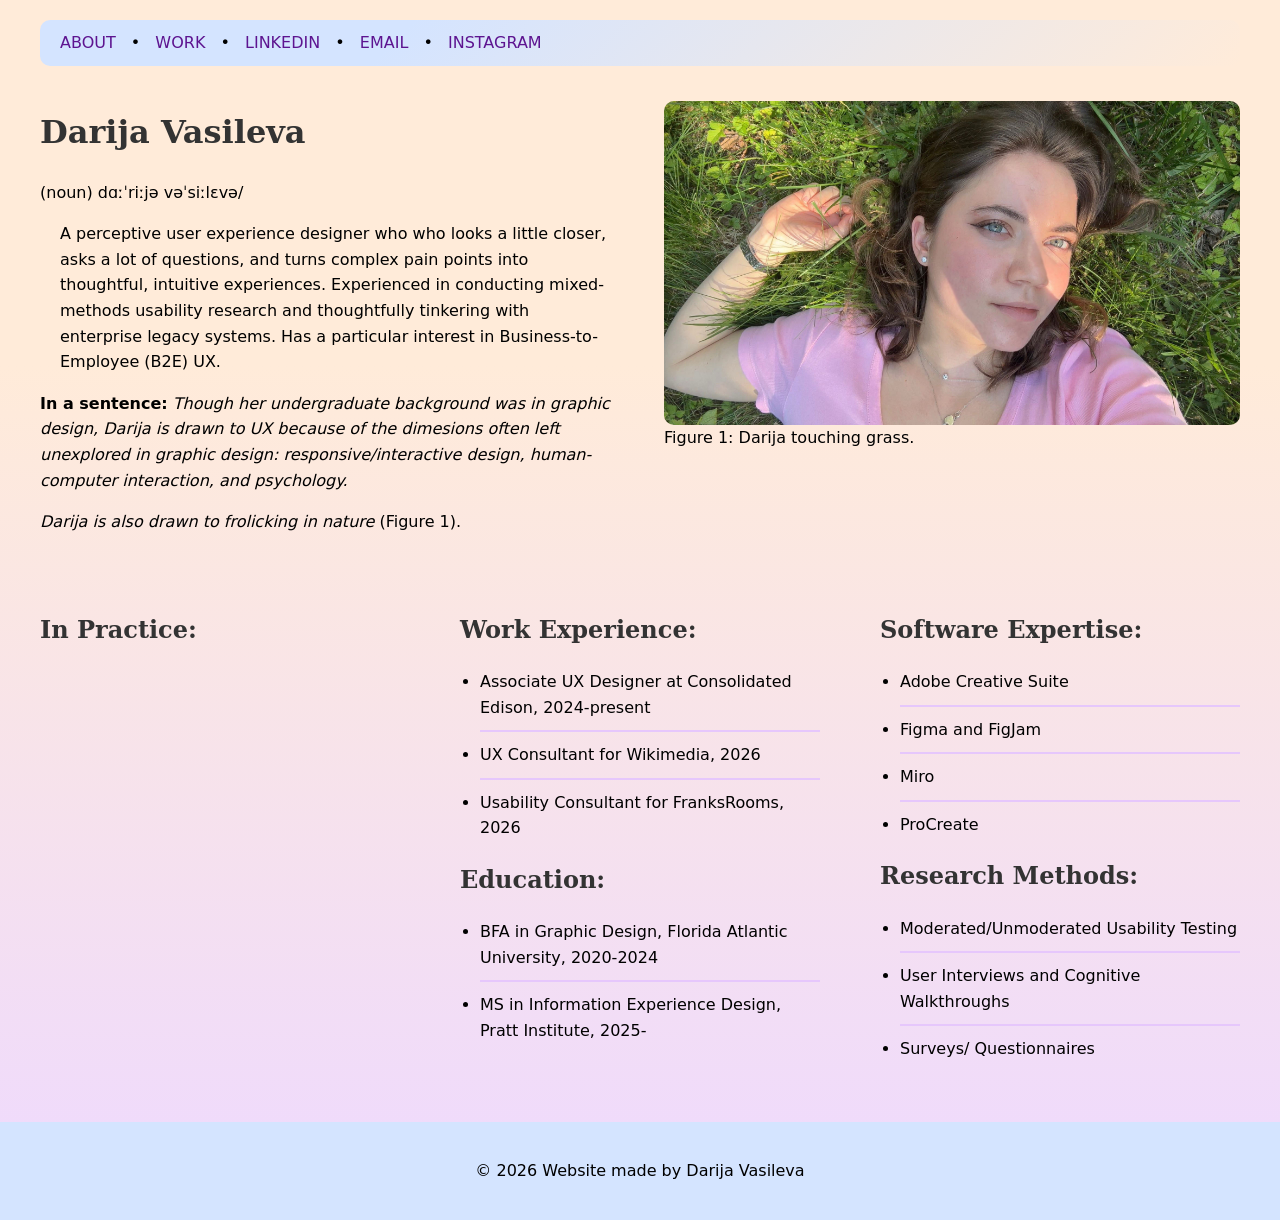
<file: index.html>
<!DOCTYPE html>

<!--Commenting in your code does wonders-->
<html lang="en">
<head>
     <!--These are elements that help you style the page-->
    <meta charset="UTF-8">
    <!--inline CSS-->
    <link rel="stylesheet" href="personal-webpage.css">
    <link rel="stylesheet" href="https://cdnjs.cloudflare.com/ajax/libs/font-awesome/6.4.0/css/all.min.css">

     <!--This is a little tidbit that gets it to be responsive, do not worry about that now-->
    <meta name="viewport" content="width=device-width, initial-scale=1.0">
    <title>Darija Vasileva - Personal Website</title>
  
</head>
<body>
	   
    <!--The main landmark role is used to indicate the primary content of a document-->
    <div class="container" role="main">
		<nav>
                    <!--the hash represents current page-->
					<a href="#">ABOUT</a>
					<span class="separator" aria-hidden="true">•</span>
					
                    <a href="work.html">WORK</a>
					<span class="separator" aria-hidden="true">•</span>
			
					<a href="https://www.linkedin.com/in/darija-vasileva-92944b3b2" target="_blank" aria-label="LinkedIn">LINKEDIN</a>
					<span class="separator" aria-hidden="true">•</span>
					
					<a href="mailto:vasilevadarija@gmail.com">EMAIL</a>
					<span class="separator" aria-hidden="true">•</span>
					
                    <a href="https://www.instagram.com/its.darija.btw/" target="_blank" aria-label="Instagram">
                    INSTAGRAM</a>
                    
                </nav>
        <!--notice how I cut the page into a top and bottom half-->
        <div class="top-half">
					
            <!--I store two containers within the top half-->
            <div class="top-container">
            
                <h1>Darija Vasileva</h1>
				<p>(noun) dɑːˈriːjə vəˈsiːlɛvə/</p>
                <ul>A perceptive user experience designer who who looks a little closer, asks a lot of questions, and turns complex pain points into thoughtful, intuitive experiences. Experienced in conducting mixed-methods usability research and thoughtfully tinkering with enterprise legacy systems. Has a particular interest in Business-to-Employee (B2E) UX.</ul>
				<p> </p>
                <p><b>In a sentence:</b> <i>Though her undergraduate background was in graphic design, Darija is drawn to UX because of the dimesions often left unexplored in graphic design: responsive/interactive design, human-computer interaction, and psychology.</i> 
                </p>
				<p><i>Darija is also drawn to frolicking in nature</i> (Figure 1).</p>
            </div>
		
            <!--make it a habit to provide alternative text for accessibility purposes-->
            <div class="top-container">
                
				<img src="darijagrasspic.jpg" alt="Darija touching grass">
				<figcaption>Figure 1: Darija touching grass.</figcaption>
            </div>
        </div>
        <div class="bottom-half">
            <!--and I store three containers in the bottom half-->
            <div class="bottom-container">
                <h2>In Practice:</h2>
            </div>
            <div class="bottom-container">
                <h2>Work Experience:</h2>
                <ul>
                    <li> Associate UX Designer at Consolidated Edison, 2024-present</li>
                    <li> UX Consultant for Wikimedia, 2026</li>
                    <li> Usability Consultant for FranksRooms, 2026</li>
                </ul>
                <h2>Education:</h2>
                <ul>
                    <li> BFA in Graphic Design, Florida Atlantic University, 2020-2024</li>
                    <li> MS in Information Experience Design, Pratt Institute, 2025-</li>
                </ul>
            </div>
            <div class="bottom-container">
                <h2>Software Expertise:</h2>
                <ul>
                    <li> Adobe Creative Suite</li>
                    <li> Figma and FigJam</li>
					<li> Miro</li>
                    <li> ProCreate</li>
                </ul>
                <h2>Research Methods:</h2>
                <ul>
                    <li> Moderated/Unmoderated Usability Testing</li>
                    <li> User Interviews and Cognitive Walkthroughs</li>
                    <li> Surveys/ Questionnaires</li>
                </ul>
            </div>
        </div>
    </div>
    <footer>
        <!--HTML renders some symbols like hearts-->
        <p>© 2026 Website made by Darija Vasileva</p>
    </footer>
</body>
</html>
</file>
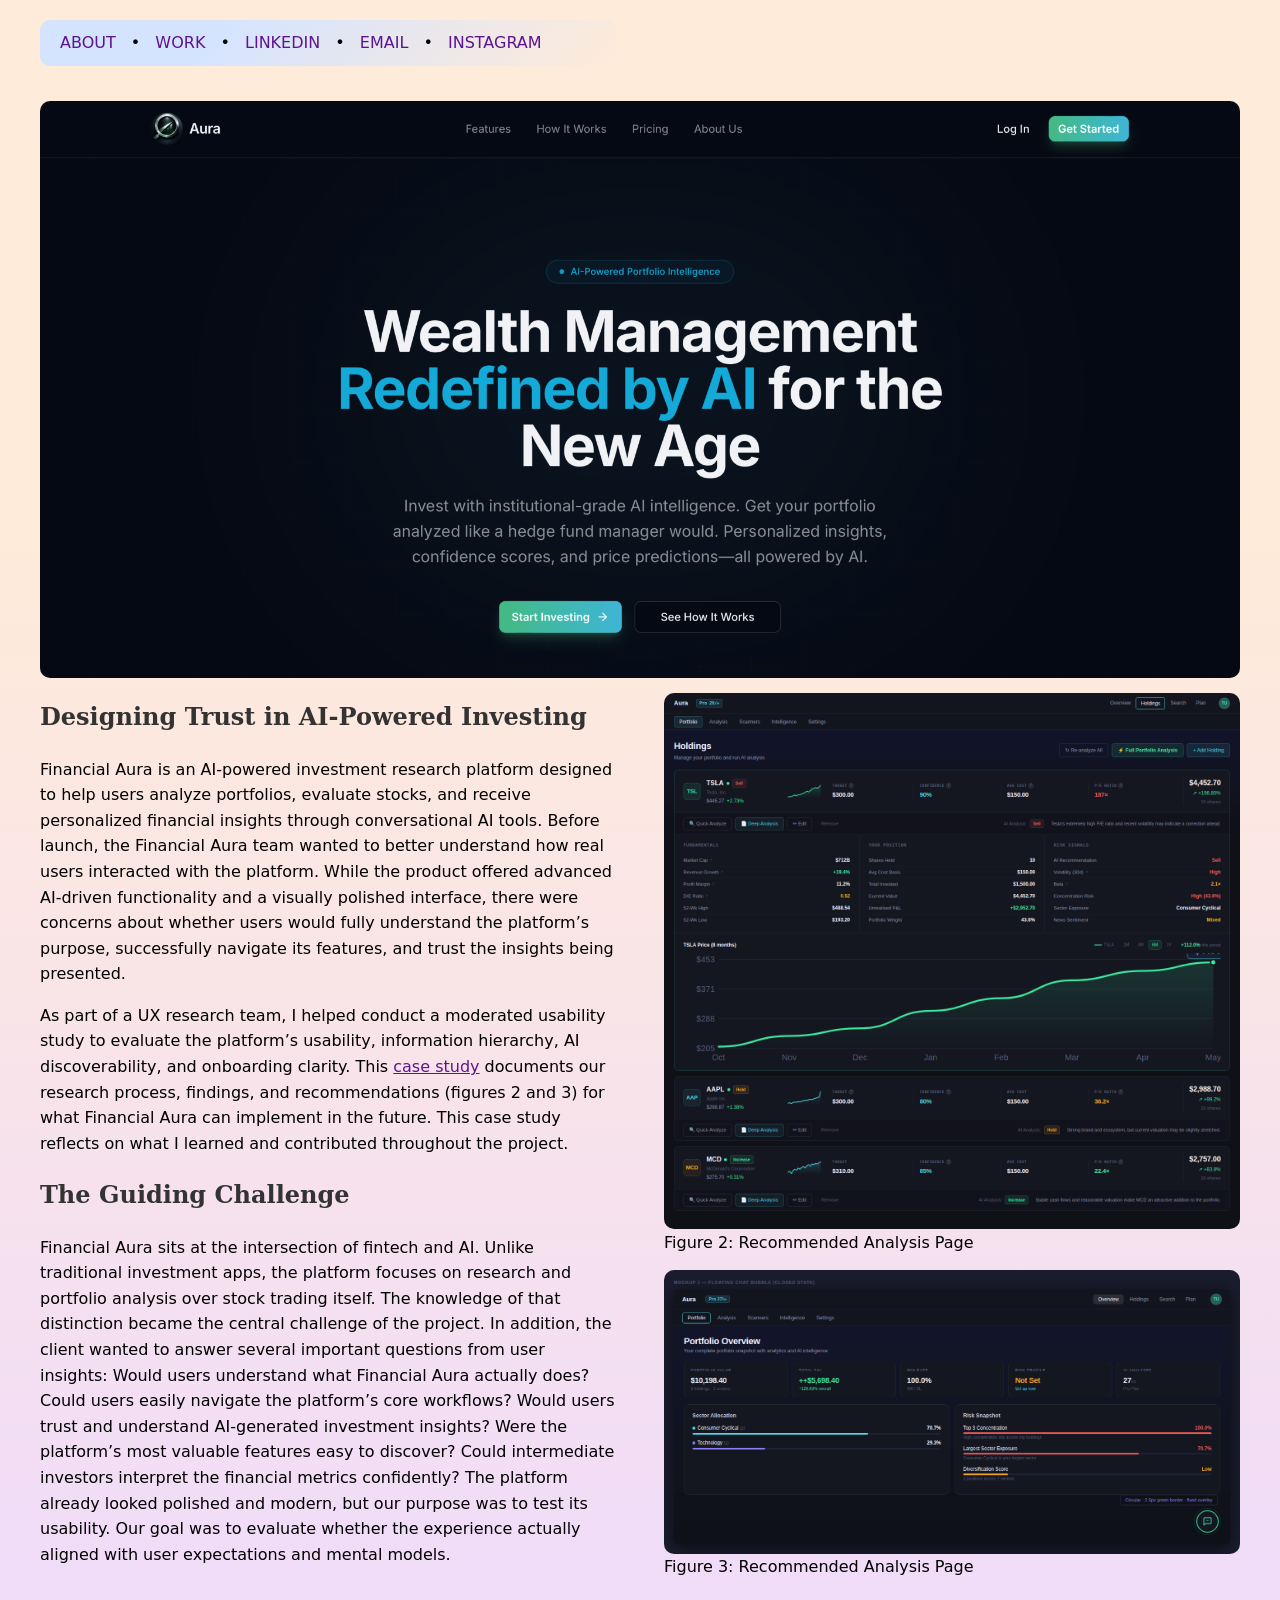
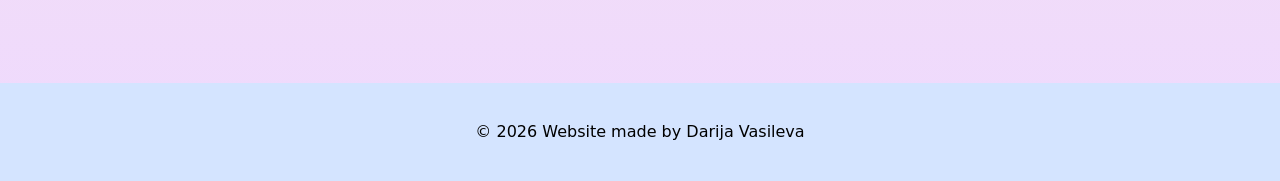
<file: financial aura.html>
<!doctype html>
<html>
<head>
<meta charset="UTF-8">
	<meta charset="UTF-8">
    <link rel="stylesheet" href="personal-webpage.css">
    <link rel="stylesheet" href="https://cdnjs.cloudflare.com/ajax/libs/font-awesome/6.4.0/css/all.min.css">
    <meta name="viewport" content="width=device-width, initial-scale=1.0">
<title>financial aura </title>
</head>

<body>
	 <div class="container" role="main">
        <div class="top-container">
            <nav>
                    <!--the hash represents current page-->
					<a href="index.html">ABOUT</a>
					<span class="separator" aria-hidden="true">•</span>
					
                    <a href="work.html">WORK</a>
					<span class="separator" aria-hidden="true">•</span>
			
					<a href="https://www.linkedin.com/in/darija-vasileva" target="_blank" aria-label="LinkedIn">LINKEDIN
                    </a>
					<span class="separator" aria-hidden="true">•</span>
					
					<a href="mailto:vasilevadarija@gmail.com">EMAIL</a>
					<span class="separator" aria-hidden="true">•</span>
					
                    <a href="https://www.instagram.com/its.darija.btw/" target="_blank" aria-label="Instagram">
                    INSTAGRAM</a>
                    
                </nav>
        </div>
 

        <div class="image-grid">

                <div class="image-item">
                        <img src="financial aurasite.png" alt="financial aura preview">
                </div>
			
			<div class="top-half">
			<div class="top-container">
            
                <h2>Designing Trust in AI-Powered Investing</h2>
                <p>Financial Aura is an AI-powered investment research platform designed to help users analyze portfolios, evaluate stocks, and receive personalized financial insights through conversational AI tools.

				Before launch, the Financial Aura team wanted to better understand how real users interacted with the platform. While the product offered advanced AI-driven functionality and a visually polished interface, there were concerns about whether users would fully understand the platform’s purpose, successfully navigate its features, and trust the insights being presented.
				</p>
				
				<p>
				As part of a UX research team, I helped conduct a moderated usability study to evaluate the platform’s usability, information hierarchy, AI discoverability, and onboarding clarity.

				This <a style="text-decoration:underline" href="https://canva.link/xqjs70xvqfy5atx" target="_blank">case study</a> documents our research process, findings, and recommendations (figures 2 and 3) for what Financial Aura can implement in the future. This case study reflects on what I learned and contributed throughout the project.
                </p>
				
				<h2>The Guiding Challenge</h2>
				<p>Financial Aura sits at the intersection of fintech and AI. Unlike traditional investment apps, the platform focuses on research and portfolio analysis over stock trading itself.

The knowledge of that distinction became the central challenge of the project.

In addition, the client wanted to answer several important questions from user insights:

Would users understand what Financial Aura actually does?
Could users easily navigate the platform’s core workflows?
Would users trust and understand AI-generated investment insights?
Were the platform’s most valuable features easy to discover?
Could intermediate investors interpret the financial metrics confidently?
The platform already looked polished and modern, but our purpose was to test its usability. Our goal was to evaluate whether the experience actually aligned with user expectations and mental models.</p>
            </div>
				 <div class="top-container">
                
				<img src="aura-solution4-holdings.png" alt="stock analysis page rec">
					 <figcaption>Figure 2: Recommended Analysis Page</figcaption>
					 <img src="stock recommendations.png" alt="stock recommendations page rec">
					  <figcaption>Figure 3: Recommended Analysis Page</figcaption>
            </div>
				</div>
        </div>
		</div>
	<footer>
        <!--HTML renders some symbols like hearts-->
        <p>© 2026 Website made by Darija Vasileva</p>
    </footer>
</body>
</html>
</file>
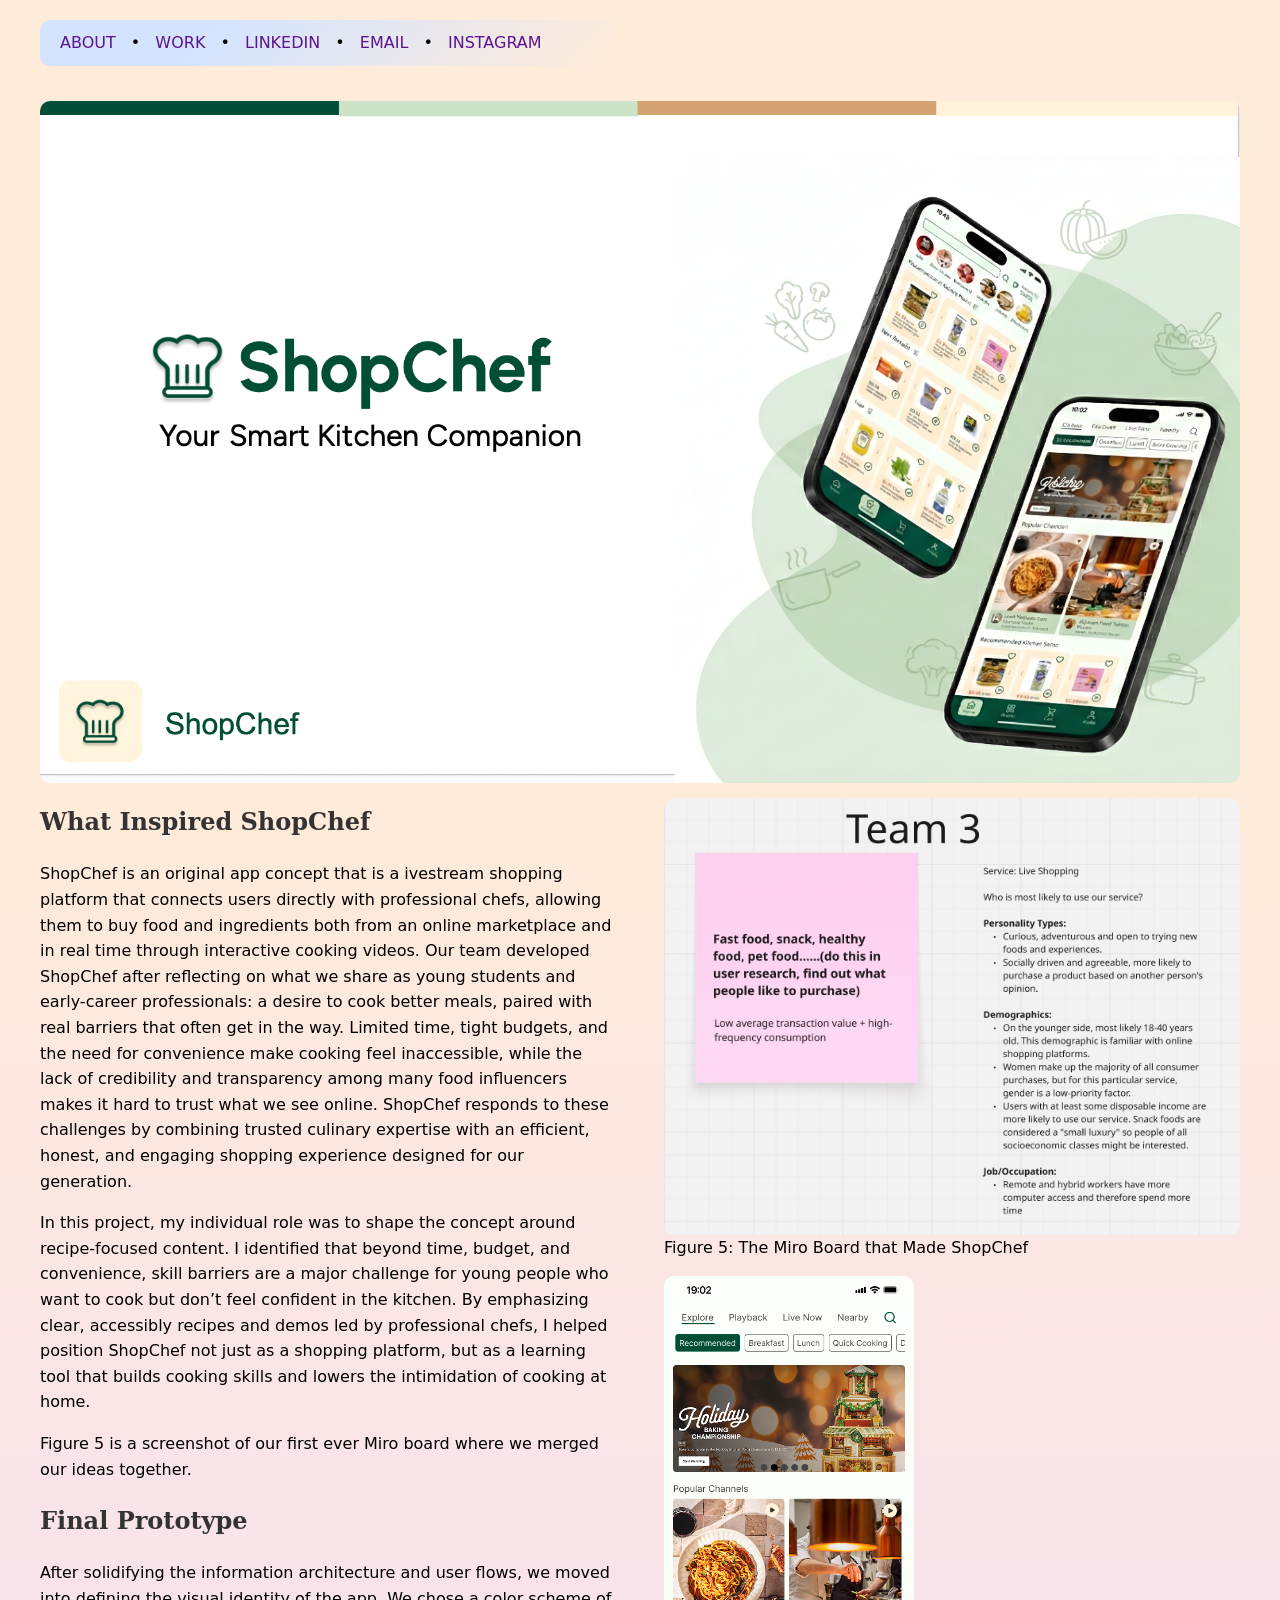
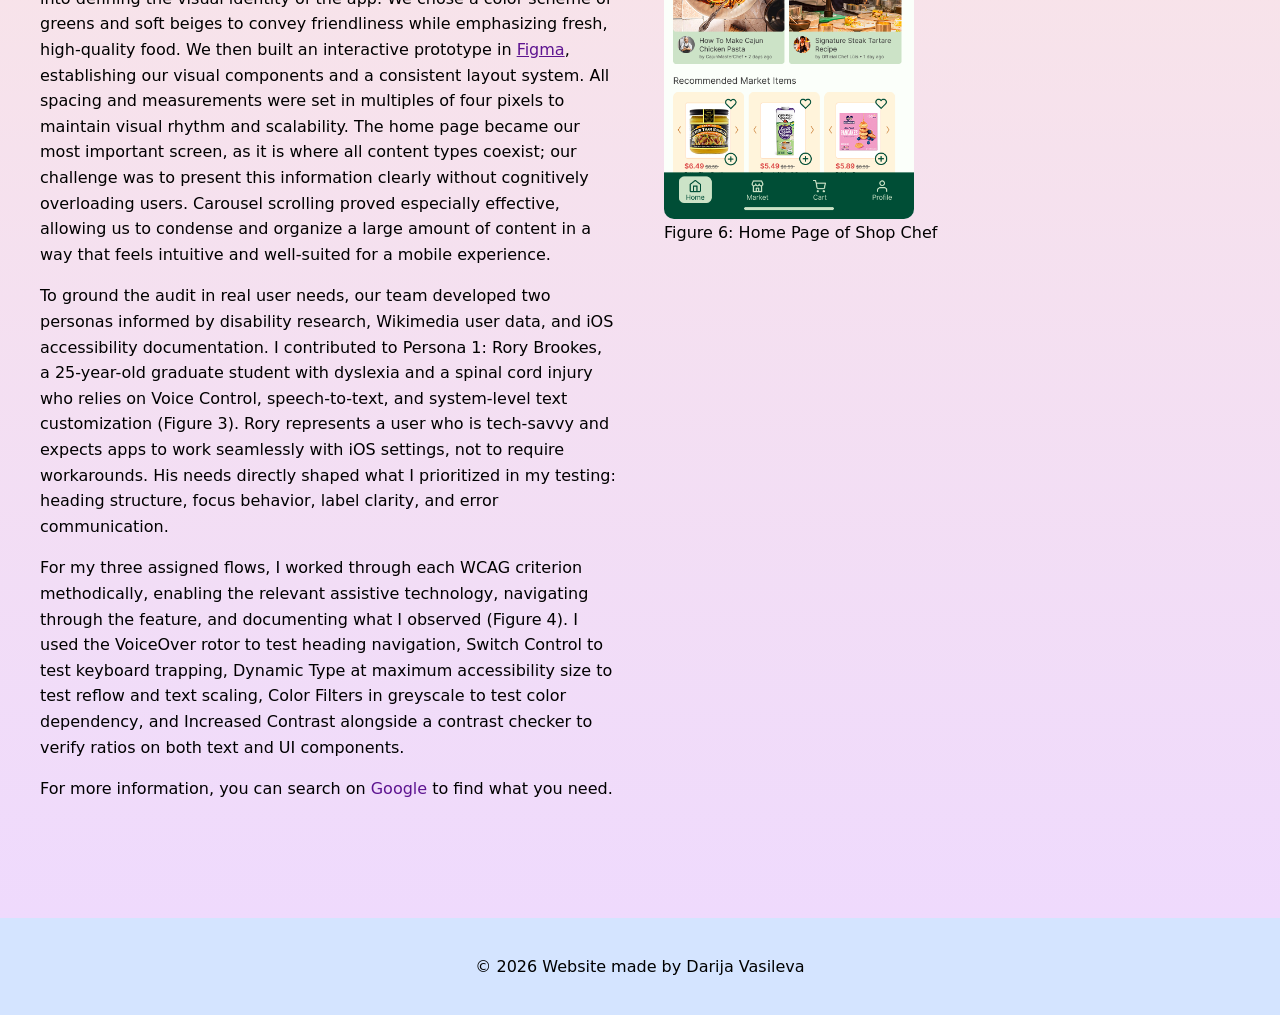
<file: shop chef.html>
<!doctype html>
<html>
<head>
<meta charset="UTF-8">
	<meta charset="UTF-8">
    <link rel="stylesheet" href="personal-webpage.css">
    <link rel="stylesheet" href="https://cdnjs.cloudflare.com/ajax/libs/font-awesome/6.4.0/css/all.min.css">
    <meta name="viewport" content="width=device-width, initial-scale=1.0">
<title>shop chef</title>
</head>

<body>
	 <div class="container" role="main">
        <div class="top-container">
            <nav>
                    <!--the hash represents current page-->
					<a href="index.html">ABOUT</a>
					<span class="separator" aria-hidden="true">•</span>
					
                    <a href="work.html">WORK</a>
					<span class="separator" aria-hidden="true">•</span>
			
					<a href="https://www.linkedin.com/in/darija-vasileva" target="_blank" aria-label="LinkedIn">LINKEDIN
                    </a>
					<span class="separator" aria-hidden="true">•</span>
					
					<a href="mailto:vasilevadarija@gmail.com">EMAIL</a>
					<span class="separator" aria-hidden="true">•</span>
					
                    <a href="https://www.instagram.com/its.darija.btw/" target="_blank" aria-label="Instagram">
                    INSTAGRAM</a>
                    
                </nav>
        </div>
 

        <div class="image-grid">

                <div class="image-item">
                        <img src="shopchef display.png" alt="wikimedia example image">
                </div>
			<div class="top-half">
			<div class="top-container">
            
                <h2>What Inspired ShopChef</h2>
                <p>ShopChef is an original app concept that is a ivestream shopping platform that connects users directly with professional chefs, allowing them to buy food and ingredients both from an online marketplace and in real time through interactive cooking videos. Our team developed ShopChef after reflecting on what we share as young students and early-career professionals: a desire to cook better meals, paired with real barriers that often get in the way. Limited time, tight budgets, and the need for convenience make cooking feel inaccessible, while the lack of credibility and transparency among many food influencers makes it hard to trust what we see online. ShopChef responds to these challenges by combining trusted culinary expertise with an efficient, honest, and engaging shopping experience designed for our generation.</p>

<p>In this project, my individual role was to shape the concept around recipe-focused content. I identified that beyond time, budget, and convenience, skill barriers are a major challenge for young people who want to cook but don’t feel confident in the kitchen. By emphasizing clear, accessibly recipes and demos led by professional chefs, I helped position ShopChef not just as a shopping platform, but as a learning tool that builds cooking skills and lowers the intimidation of cooking at home.
				</p>
				
				<p>Figure 5 is a screenshot of our first ever Miro board where we merged our ideas together.</p>
				
				<h2>Final Prototype</h2>
				<p>After solidifying the information architecture and user flows, we moved into defining the visual identity of the app. We chose a color scheme of greens and soft beiges to convey friendliness while emphasizing fresh, high-quality food. We then built an interactive prototype in <a style="text-decoration:underline" href="https://www.figma.com/proto/pmtqY2jI3ykCUQNAWFTIhD/643-prototype?node-id=535-130&p=f&t=ZUfptDp7LMgtQhaZ-1&scaling=s cale-down&content-scaling=fixed&page-id=13%3A298" target="_blank">Figma</a>, establishing our visual components and a consistent layout system. All spacing and measurements were set in multiples of four pixels to maintain visual rhythm and scalability. The home page became our most important screen, as it is where all content types coexist; our challenge was to present this information clearly without cognitively overloading users. Carousel scrolling proved especially effective, allowing us to condense and organize a large amount of content in a way that feels intuitive and well-suited for a mobile experience.</p>

<p>To ground the audit in real user needs, our team developed two personas informed by disability research, Wikimedia user data, and iOS accessibility documentation. I contributed to Persona 1: Rory Brookes, a 25-year-old graduate student with dyslexia and a spinal cord injury who relies on Voice Control, speech-to-text, and system-level text customization (Figure 3). Rory represents a user who is tech-savvy and expects apps to work seamlessly with iOS settings, not to require workarounds. His needs directly shaped what I prioritized in my testing: heading structure, focus behavior, label clarity, and error communication.</p>

<p>For my three assigned flows, I worked through each WCAG criterion methodically, enabling the relevant assistive technology, navigating through the feature, and documenting what I observed (Figure 4). I used the VoiceOver rotor to test heading navigation, Switch Control to test keyboard trapping, Dynamic Type at maximum accessibility size to test reflow and text scaling, Color Filters in greyscale to test color dependency, and Increased Contrast alongside a contrast checker to verify ratios on both text and UI components. <p>For more information, you can search on <a href="https://google.com" target="_blank" rel="noopener noreferrer">Google</a> to find what you need.</p></p>
				
            </div>
				 <div class="top-container">
                
				<img src="Miro Screenshot.jpeg" alt="miro screenshot of brainstorming">
					 <figcaption>Figure 5: The Miro Board that Made ShopChef </figcaption>
					 <img width="250px" src="shopchef homepage.png" alt="example of accessibility recommendation">
					  <figcaption>Figure 6: Home Page of Shop Chef</figcaption>
            </div>
				</div>
        </div>
		</div>
	<footer>
        <!--HTML renders some symbols like hearts-->
        <p>© 2026 Website made by Darija Vasileva</p>
    </footer>
</body>
</html>
</file>
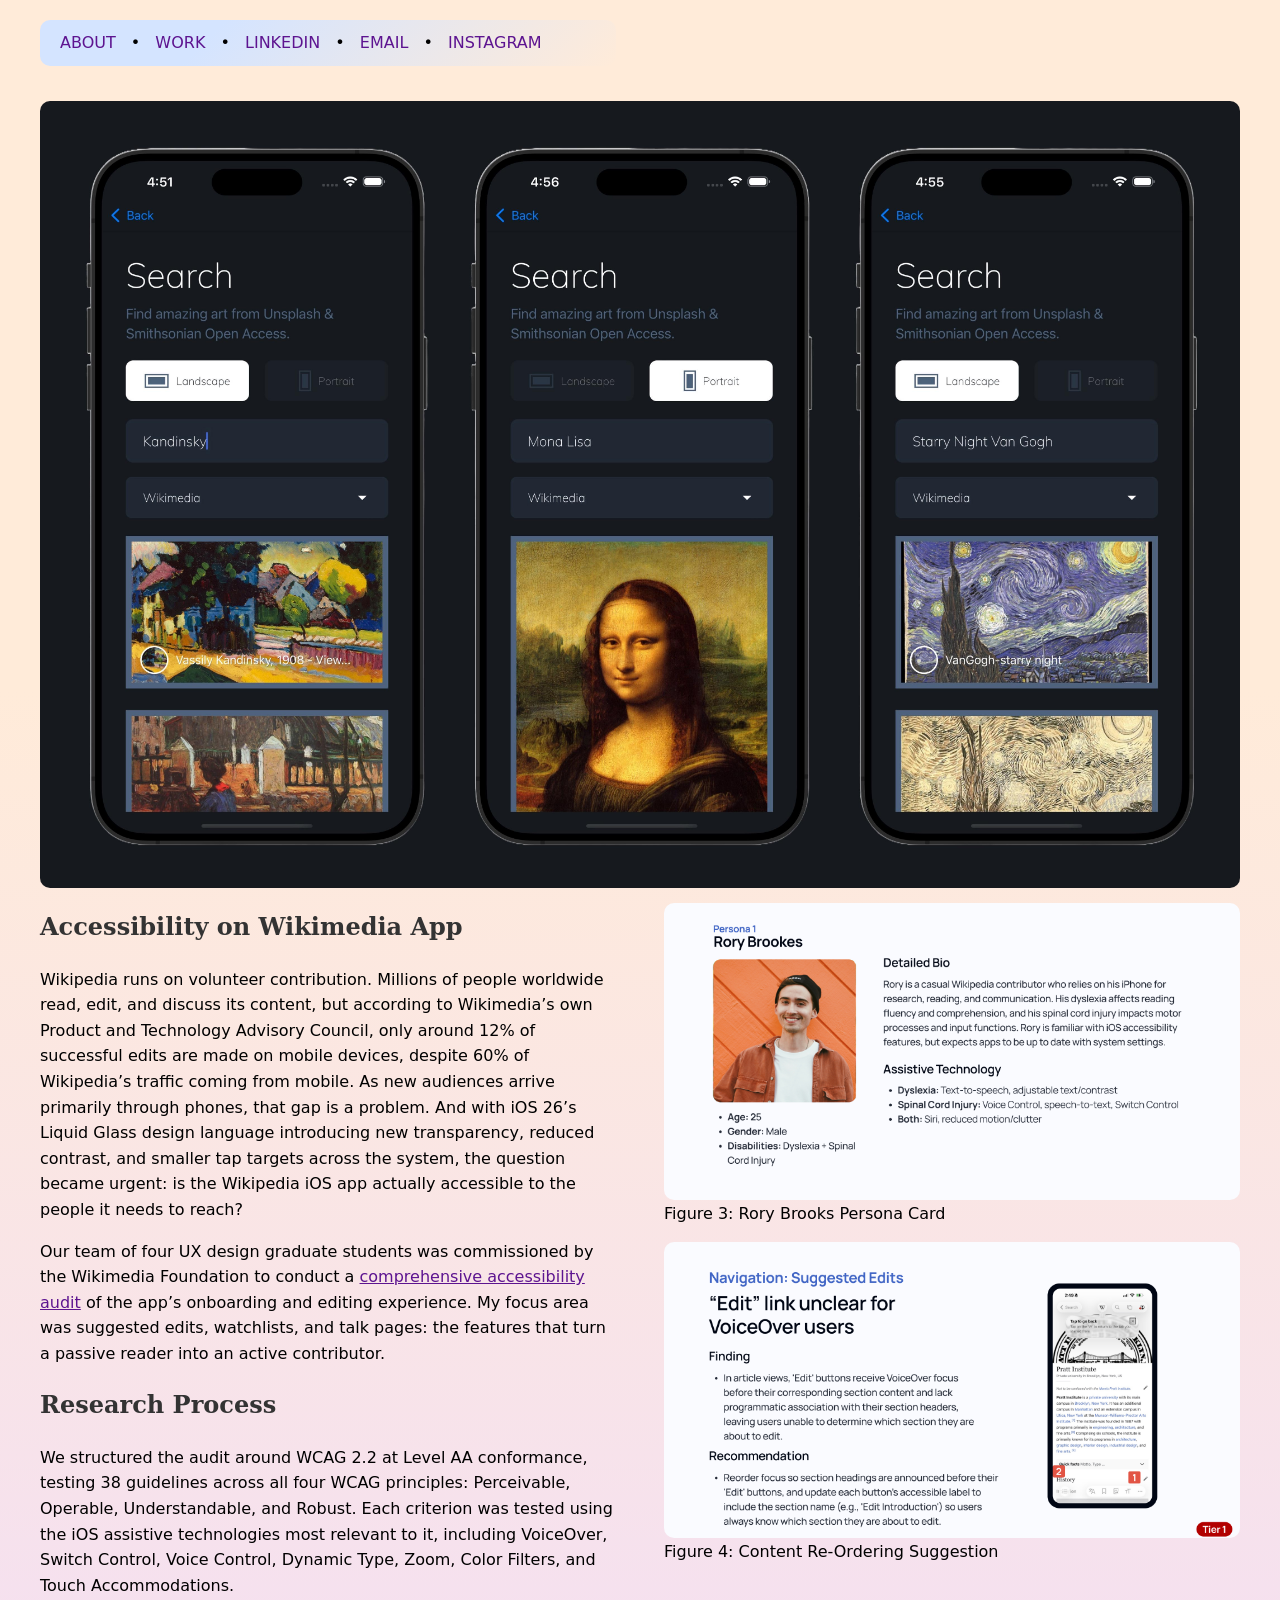
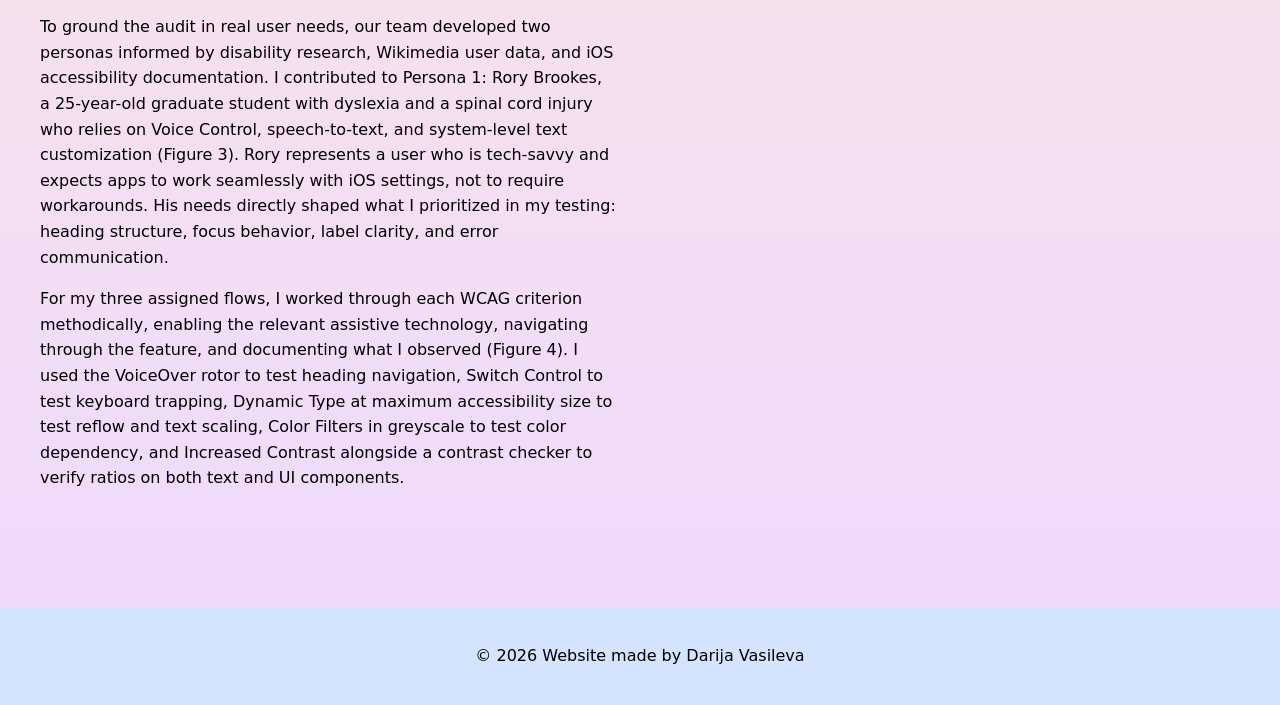
<file: wikimedia page.html>
<!doctype html>
<html>
<head>
<meta charset="UTF-8">
	<meta charset="UTF-8">
    <link rel="stylesheet" href="personal-webpage.css">
    <link rel="stylesheet" href="https://cdnjs.cloudflare.com/ajax/libs/font-awesome/6.4.0/css/all.min.css">
    <meta name="viewport" content="width=device-width, initial-scale=1.0">
<title>wikimedia </title>
</head>

<body>
	 <div class="container" role="main">
        <div class="top-container">
            <nav>
                    <!--the hash represents current page-->
					<a href="index.html">ABOUT</a>
					<span class="separator" aria-hidden="true">•</span>
					
                    <a href="work.html">WORK</a>
					<span class="separator" aria-hidden="true">•</span>
			
					<a href="https://www.linkedin.com/in/darija-vasileva" target="_blank" aria-label="LinkedIn">LINKEDIN
                    </a>
					<span class="separator" aria-hidden="true">•</span>
					
					<a href="mailto:vasilevadarija@gmail.com">EMAIL</a>
					<span class="separator" aria-hidden="true">•</span>
					
                    <a href="https://www.instagram.com/its.darija.btw/" target="_blank" aria-label="Instagram">
                    INSTAGRAM</a>
                    
                </nav>
        </div>
 

        <div class="image-grid">

                <div class="image-item">
                        <img src="55wxm5felufc1.jpeg" alt="wikimedia example image">
                </div>
			
			<div class="top-half">
			<div class="top-container">
            
                <h2>Accessibility  on Wikimedia App</h2>
                <p>Wikipedia runs on volunteer contribution. Millions of people worldwide read, edit, and discuss its content, but according to Wikimedia’s own Product and Technology Advisory Council, only around 12% of successful edits are made on mobile devices, despite 60% of Wikipedia’s traffic coming from mobile. As new audiences arrive primarily through phones, that gap is a problem. And with iOS 26’s Liquid Glass design language introducing new transparency, reduced contrast, and smaller tap targets across the system, the question became urgent: is the Wikipedia iOS app actually accessible to the people it needs to reach?
				</p>
				
				<p>Our team of four UX design graduate students was commissioned by the Wikimedia Foundation to conduct a <a style="text-decoration:underline" href="https://www.figma.com/deck/krbMym65XqvTB9bOkl44Tt" target="_blank">comprehensive accessibility audit</a> of the app’s onboarding and editing experience. My focus area was suggested edits, watchlists, and talk pages: the features that turn a passive reader into an active contributor.</p>
				
				<h2>Research Process</h2>
				<p>We structured the audit around WCAG 2.2 at Level AA conformance, testing 38 guidelines across all four WCAG principles: Perceivable, Operable, Understandable, and Robust. Each criterion was tested using the iOS assistive technologies most relevant to it, including VoiceOver, Switch Control, Voice Control, Dynamic Type, Zoom, Color Filters, and Touch Accommodations. </p>

<p>To ground the audit in real user needs, our team developed two personas informed by disability research, Wikimedia user data, and iOS accessibility documentation. I contributed to Persona 1: Rory Brookes, a 25-year-old graduate student with dyslexia and a spinal cord injury who relies on Voice Control, speech-to-text, and system-level text customization (Figure 3). Rory represents a user who is tech-savvy and expects apps to work seamlessly with iOS settings, not to require workarounds. His needs directly shaped what I prioritized in my testing: heading structure, focus behavior, label clarity, and error communication.</p>

<p>For my three assigned flows, I worked through each WCAG criterion methodically, enabling the relevant assistive technology, navigating through the feature, and documenting what I observed (Figure 4). I used the VoiceOver rotor to test heading navigation, Switch Control to test keyboard trapping, Dynamic Type at maximum accessibility size to test reflow and text scaling, Color Filters in greyscale to test color dependency, and Increased Contrast alongside a contrast checker to verify ratios on both text and UI components.</p>
				
            </div>
				 <div class="top-container">
                
				<img src="rory brooks.png" alt="example of Rory Brooks persona">
					 <figcaption>Figure 3: Rory Brooks Persona Card </figcaption>
					 <img src="suggested edit example.png" alt="example of accessibility recommendation">
					  <figcaption>Figure 4: Content Re-Ordering Suggestion</figcaption>
            </div>
				</div>
        </div>
		</div>
	<footer>
        <!--HTML renders some symbols like hearts-->
        <p>© 2026 Website made by Darija Vasileva</p>
    </footer>
</body>
</html>
</file>
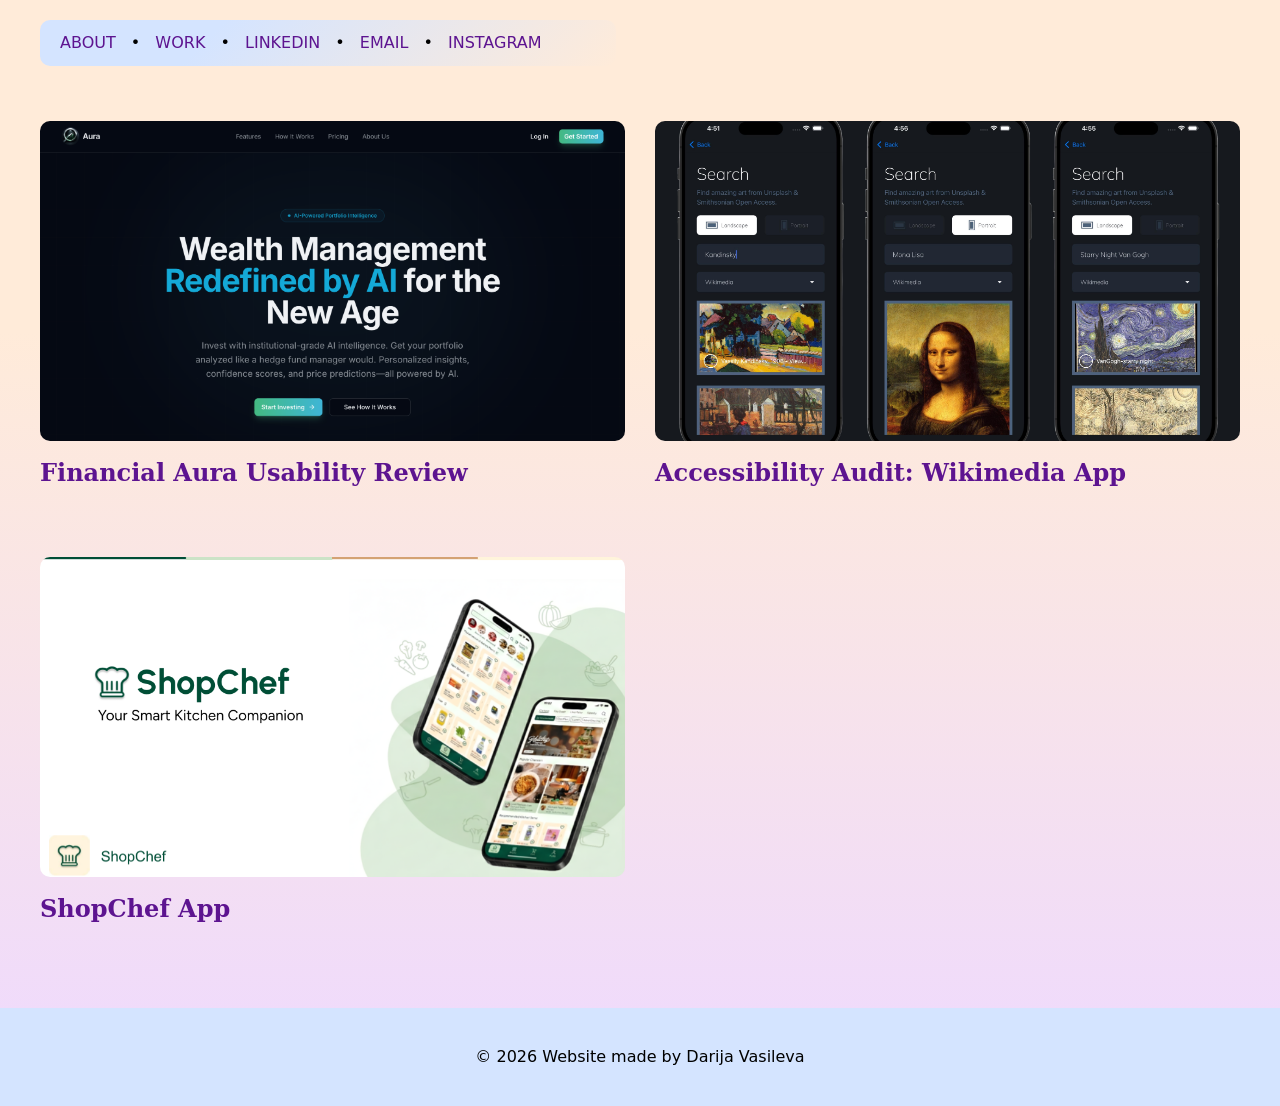
<file: work.html>
<!DOCTYPE html>


<html lang="en">
<head>
    <meta charset="UTF-8">
    <link rel="stylesheet" href="personal-webpage.css">
    <link rel="stylesheet" href="https://cdnjs.cloudflare.com/ajax/libs/font-awesome/6.4.0/css/all.min.css">
    <meta name="viewport" content="width=device-width, initial-scale=1.0">
    <title>Darija_Work</title>
  
</head>
<body>   
    <div class="container" role="main">
        <div class="top-container">
            <nav>
                    <!--the hash represents current page-->
					<a href="index.html">ABOUT</a>
					<span class="separator" aria-hidden="true">•</span>
					
                    <a href="work.html">WORK</a>
					<span class="separator" aria-hidden="true">•</span>
			
					<a href="https://www.linkedin.com/in/darija-vasileva" target="_blank" aria-label="LinkedIn">LINKEDIN
                    </a>
					<span class="separator" aria-hidden="true">•</span>
					
					<a href="mailto:vasilevadarija@gmail.com">EMAIL</a>
					<span class="separator" aria-hidden="true">•</span>
					
                    <a href="https://www.instagram.com/its.darija.btw/" target="_blank" aria-label="Instagram">
                    INSTAGRAM</a>
                </nav>
        </div>
		
		<div class="card-grid">
 				<div class="top-container">
                    <a href="financial aura.html">
                        <img src="financial aurasite.png" alt="financial aura preview">
                        <h2 style="color: #5d1490">Financial Aura Usability Review</h2>
                    </a>
                </div>
		
		<div class="top-container">
                    <a href="wikimedia page.html">
                        <img src="55wxm5felufc1.jpeg" alt="wikimedia preview">
                        <h2 style="color: #5d1490">Accessibility Audit: Wikimedia App</h2>
                    </a>
                </div>

        <div class="top-container">
            <div class="image-item">
                    <a href="shop chef.html">
                        <img src="shopchef display img.png" alt="presentation image with ShopChef graphics">
                        <h2 style="color: #5d1490">ShopChef App</h2>
                    </a>
                </div>
                
        </div>
		</div>
		</div>
<footer>
        <!--HTML renders some symbols like hearts-->
        <p>© 2026 Website made by Darija Vasileva</p>
    </footer>
   
</body>
	 
</html>
</file>
<file: personal-webpage.css>
html{
	background-image: linear-gradient(180deg, #ffebd9 30%, #eed9ff 100%);
}

.my-nav {
  display: flex;
  align-items: center;
}

.separator {
  color: #000;
  user-select: none; 
}

body {
            font-family: system-ui, sans-serif;
            line-height: 1.6;
            margin: 0;
            padding: 0;
        }
        .container {
            max-width: 1200px;
            margin: 0 auto;
            padding: 20px;
        }
        .top-half {
                        display: flex;  
            
            justify-content: space-between;
            margin-bottom: 40px;
        }
        
        .top-container {
            
            width: 48%;
        }
        .bottom-half {
            display: flex;
            justify-content: space-between;
        }
        .bottom-container {
            /* the bottom containers also get a bit more spacing between them*/
            width: 30%;
        }

.card-grid {
  display: flex;
  flex-wrap: wrap; 
  gap: 30px; 
  margin-top: 40px;
}


.card-grid .top-container {

  flex: 0 0 calc(50% - 15px); 
  min-width: 280px; 
}

.card-grid img {
  width: 100%;
  height: 320px; 
  object-fit: cover; 
  display: block;
}
        img {
            max-width: 100%;
            height: auto;
			border-radius: 10px;
			margin-left:0;
			margin-top:15px;
			margin-bottom: -7px;
        }
        nav {
            margin-bottom: 20px;
			padding: 10px;
			 background-image: linear-gradient(135deg, #d4e4ff 30%, #ffebd9  100%);
			border-radius: 10px;
        }
        nav a {
            margin-right: 10px;
			margin-left: 10px;
            text-decoration: none;
            color: #333;
			font-family: Segoe, "Segoe UI", "DejaVu Sans", "Trebuchet MS", Verdana, "sans-serif";
        }

a{
	font-family: Segoe, "Segoe UI", "DejaVu Sans", "Trebuchet MS", Verdana, "sans-serif";
}

nav a:hover{
	border-bottom: thin;
}

  
  a:link {
    color: #5d1490; 
    text-decoration: none; 
  }

  
  a:visited {
    color: #9C27B0;
  }


  a:hover {
    color: #5d1490;
    text-decoration: underline; 
  }

  
  a:active {
    color: #E91E63;
  }
        h1, h2{
            color: #333;
			font-family: Constantia, "Lucida Bright", "DejaVu Serif", Georgia, "serif";
        }

        ul {
            padding-left: 20px;
            margin: 0;
			margin-left: 0;
        }

li {
	margin-left: 0;
}

li:not(:last-child) {
    border-bottom: 2px solid #e6c7fc; 
    padding-bottom: 10px;         
    margin-bottom: 10px;           
	  margin-left: 0;
  }

        footer {
            text-align: center;
            margin-top: 40px;
            padding: 20px;
            background-color: #d4e4ff;
        }


        /*this collapses everything to one column at 768px*/
        @media screen and (max-width: 768px) {
            .top-container,
            .bottom-container {
                width: 100%;
                margin-bottom: 20px;
            }
            .top-half,
            .bottom-half {
                flex-direction: column;
				align-items: flex-start;
            }
            nav {
                display: flex;
                flex-direction: column;
                align-items: center;
            }
            nav a {
                margin: 5px 0;
            }
        }
</file>
